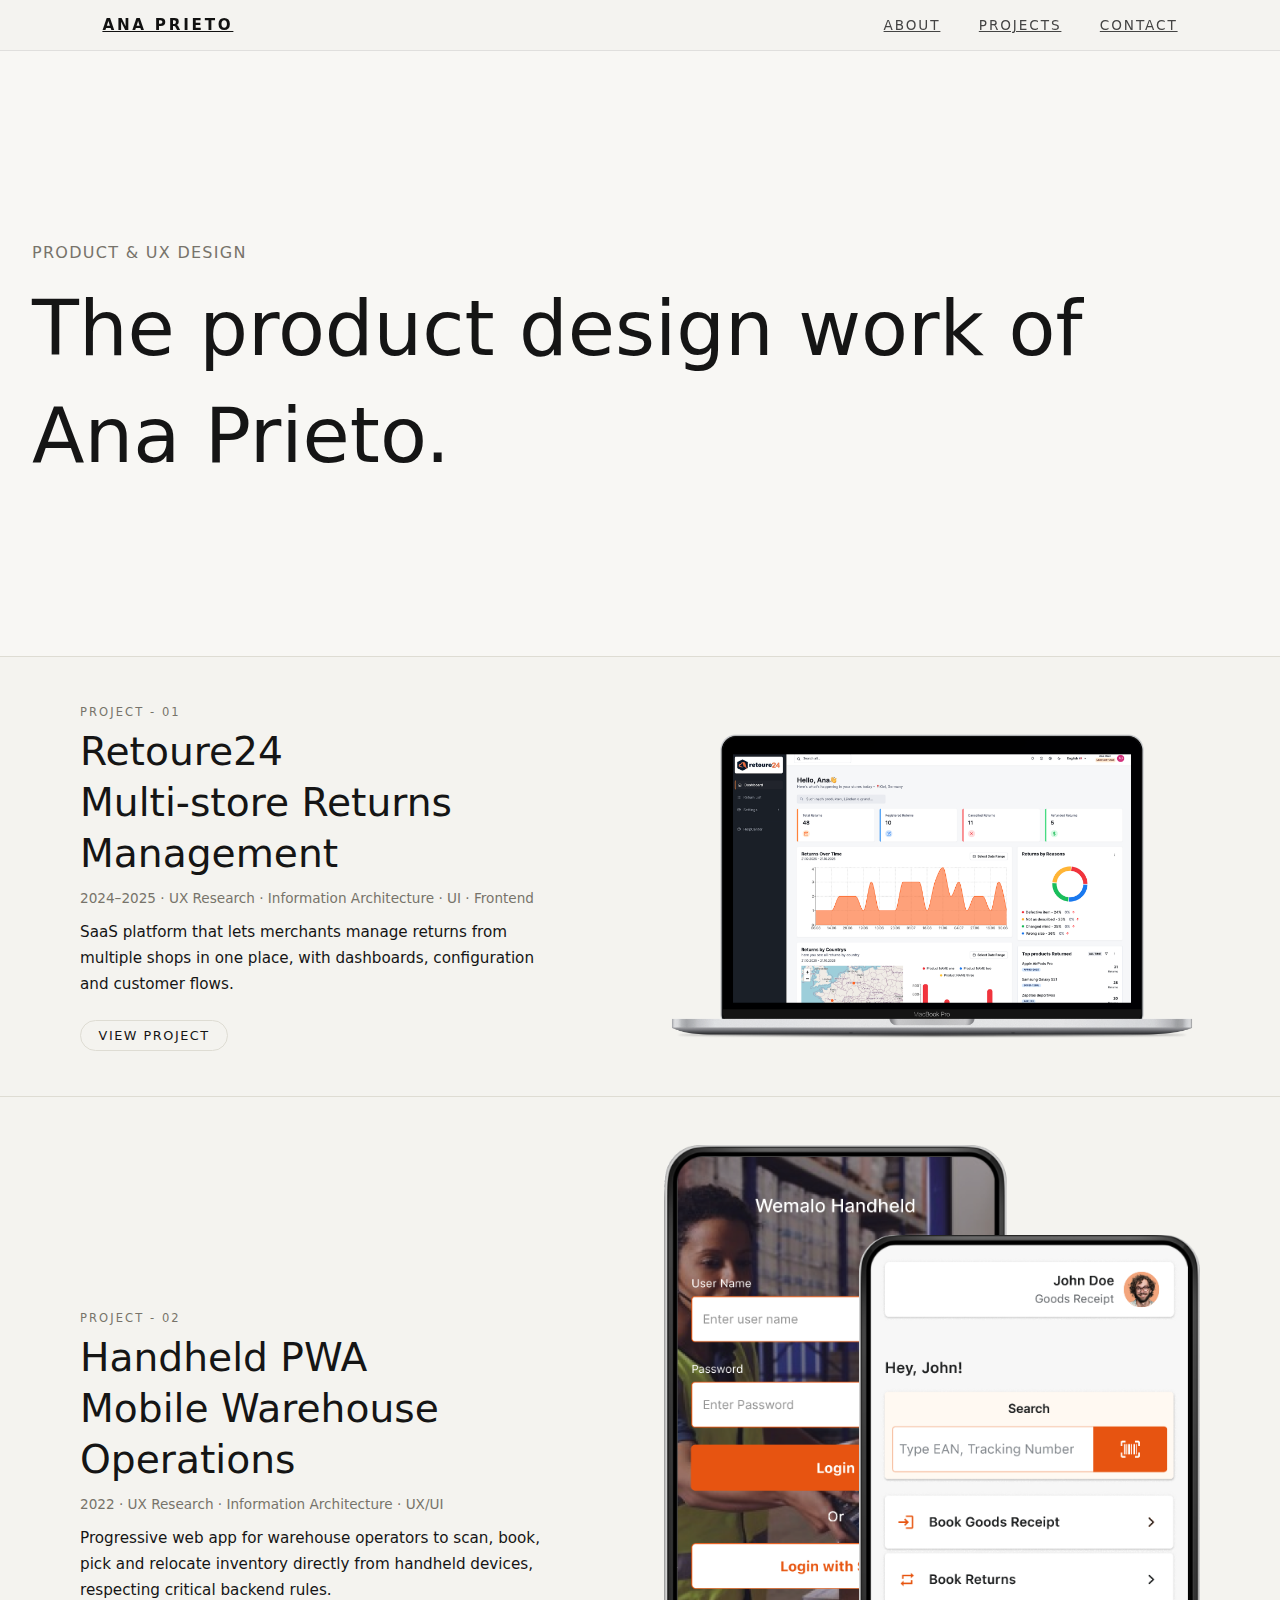
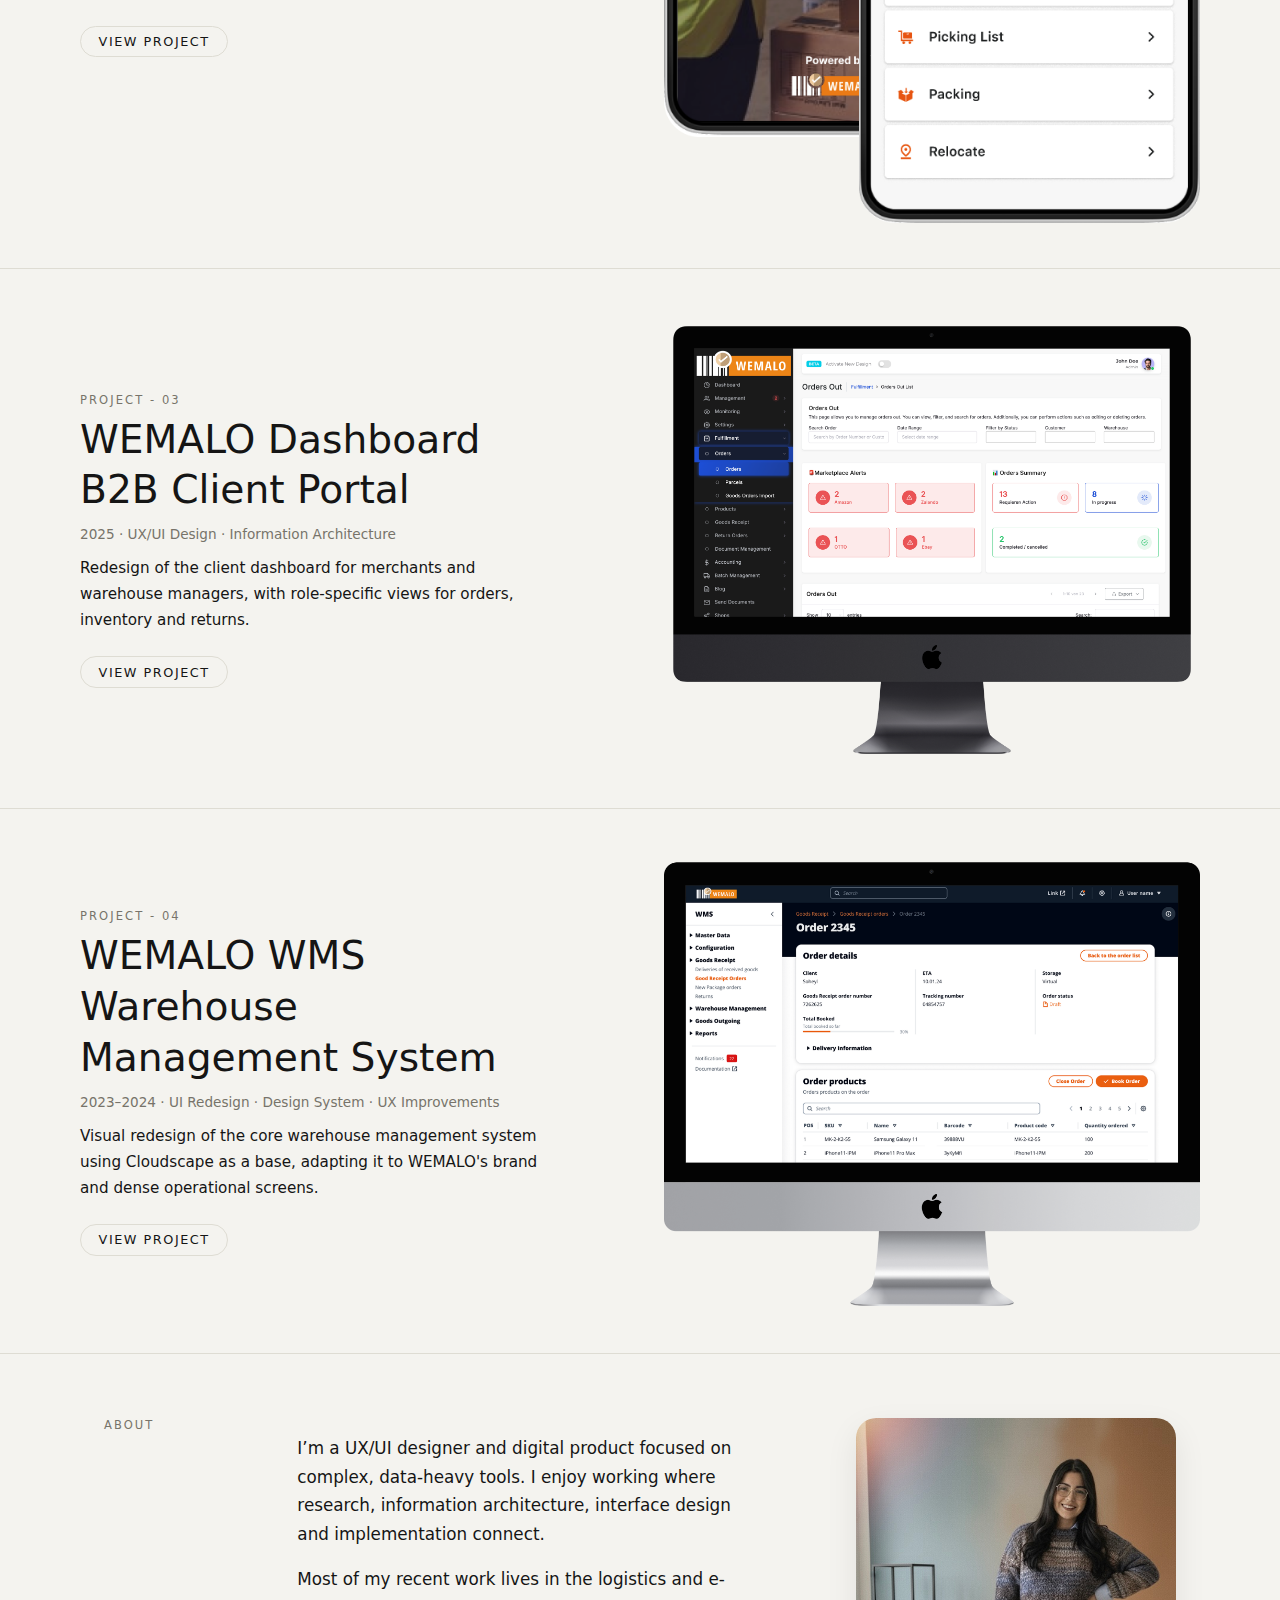
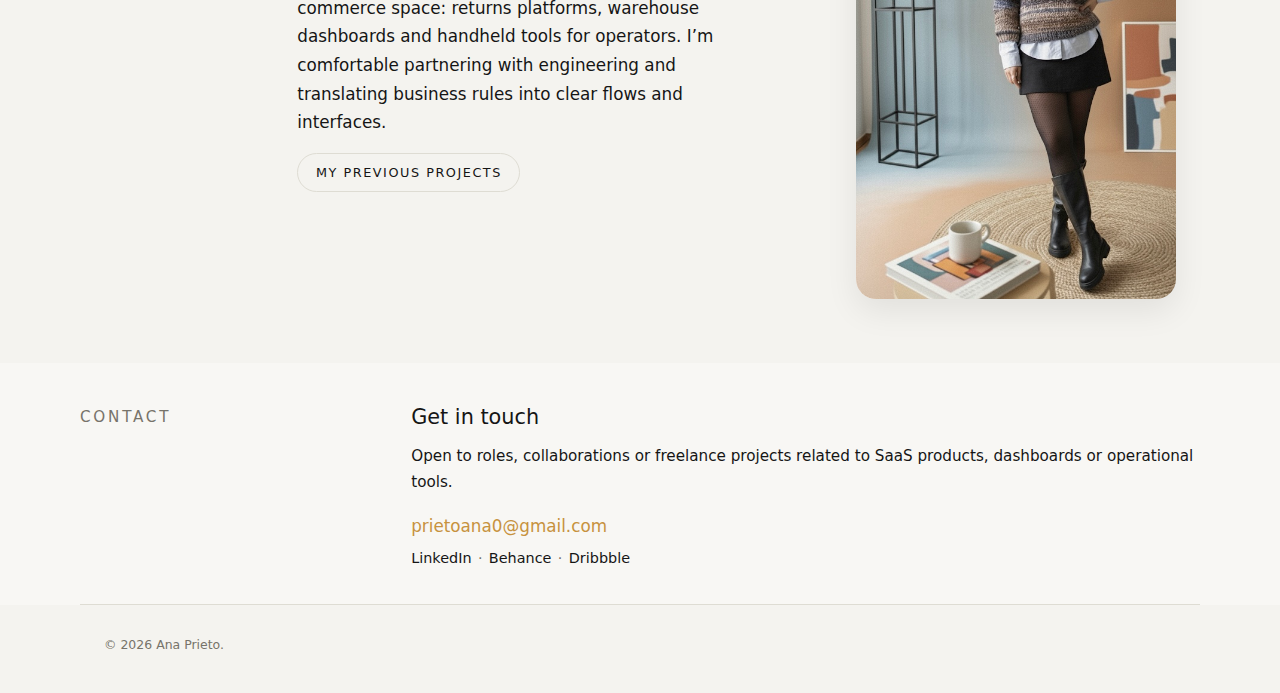
<file: index.html>
<!DOCTYPE html>
<html lang="en">
<head>
  <meta charset="UTF-8" />
  <title>Ana Prieto – Product & UX Design</title>
  <meta name="viewport" content="width=device-width, initial-scale=1" />
  <meta
    name="description"
    content="The product design work of Ana Prieto – UX/UI Designer & frontend–minded product builder focused on SaaS, dashboards and operational tools."
  />
  <link rel="stylesheet" href="css/style-1.css" />
</head>
<body>
  <div class="page">

    <!-- HEADER MINIMAL -->
<header class="glass-nav">
  <div class="nav-container">
    <a href="index.html#top" class="brand">ANA PRIETO</a>
    <nav class="nav">
      <a href="#about">About</a>
      <a href="#case-studies">Projects</a>
      <a href="#contact">Contact</a>
    </nav>
  </div>
</header>

    <main>

      <!-- HERO EDITORIAL -->
      <section class="hero-editorial" aria-labelledby="hero-title">
        <div class="container hero-inner">
          <p class="eyebrow">Product & UX Design</p>
          <h1 id="hero-title">
            The product design work
            of <br /> Ana Prieto.
          </h1>
        </div>
      </section>

      <!-- CASE STUDIES -->
      <section id="case-studies" class="case-list" aria-label="Case studies">

        <!-- CASE 01 -->
        <article class="case-row">
          <div class="container case-layout">
            <div class="case-text">
              <p class="case-eyebrow">Project - 01</p>
              <h2 class="case-title">
                Retoure24 <br /> Multi-store Returns Management
              </h2>
              <p class="case-meta">
                2024–2025 · UX Research · Information Architecture · UI · Frontend
              </p>
              <p class="case-description">
                SaaS platform that lets merchants manage returns from multiple
                shops in one place, with dashboards, configuration and customer
                flows.
              </p>
              <a href="retoure24.html" class="btn-ghost">View Project</a>
            </div>

            <figure class="case-media">
              <img src="assets/retoure24/retoure24.png" alt="Retoure24 dashboard preview" />
            </figure>
          </div>
        </article>

        <!-- CASE 02 -->
        <article class="case-row">
          <div class="container case-layout">
            <div class="case-text">
              <p class="case-eyebrow">Project - 02</p>
              <h2 class="case-title">
                Handheld PWA <br />  Mobile Warehouse Operations
              </h2>
              <p class="case-meta">
                2022 · UX Research · Information Architecture · UX/UI
              </p>
              <p class="case-description">
                Progressive web app for warehouse operators to scan, book,
                pick and relocate inventory directly from handheld devices,
                respecting critical backend rules.
              </p>
              <a href="handheld.html" class="btn-ghost">View Project</a>
            </div>

            <figure class="case-media">
              <img src="assets/handheld/hero-mockup.png" alt="Handheld PWA screens" />
            </figure>
          </div>
        </article>

        <!-- CASE 03 -->
        <article class="case-row">
          <div class="container case-layout">
            <div class="case-text">
              <p class="case-eyebrow">Project - 03</p>
              <h2 class="case-title">
                WEMALO Dashboard  <br /> B2B Client Portal
              </h2>
              <p class="case-meta">
                2025 · UX/UI Design · Information Architecture
              </p>
              <p class="case-description">
                Redesign of the client dashboard for merchants and warehouse
                managers, with role-specific views for orders, inventory and
                returns.
              </p>
              <a href="wemalo-dashboard.html" class="btn-ghost">View Project</a>
            </div>

            <figure class="case-media">
              <img src="assets/wemalo-d/dashboard-.png" alt="WEMALO Dashboard overview" />
            </figure>
          </div>
        </article>

        <!-- CASE 04 -->
        <article class="case-row">
          <div class="container case-layout">
            <div class="case-text">
              <p class="case-eyebrow">Project - 04</p>
              <h2 class="case-title">
                WEMALO WMS  <br />  Warehouse Management System
              </h2>
              <p class="case-meta">
                2023–2024 · UI Redesign · Design System · UX Improvements
              </p>
              <p class="case-description">
                Visual redesign of the core warehouse management system using
                Cloudscape as a base, adapting it to WEMALO's brand and dense
                operational screens.
              </p>
              <a href="wemalo-wms.html" class="btn-ghost">View Project</a>
            </div>

            <figure class="case-media">
              <img src="assets/wemalo-wms/wemalo-wms.png" alt="WEMALO WMS interface preview" />
            </figure>
          </div>
        </article>

      </section>

      <!-- ABOUT -->
<section id="about" class="about-row">
  <div class="container about-layout-3">
    <!-- Columna 1: label -->
    <div class="about-col about-col-label">
      <p class="section-label">About</p>
    </div>

    <!-- Columna 2: texto -->
    <div class="about-col about-col-text">
      <p>
        I’m a UX/UI designer and digital product focused on complex,
        data-heavy tools. I enjoy working where research, information architecture,
        interface design and implementation connect.
      </p>
      <p>
        Most of my recent work lives in the logistics and e-commerce space:
        returns platforms, warehouse dashboards and handheld tools for operators.
        I’m comfortable partnering with engineering and translating business
        rules into clear flows and interfaces.
      </p>
      <a href="https://www.behance.net/anaprieto-" target="_blank" rel="noopener noreferrer" class="btn-ghost">My previous projects </a>
    </div>

    <!-- Columna 3: imagen -->
    <figure class="about-col about-photo">
      <img src="assets/profile.jpg" alt="Ana Prieto portrait" />
    </figure>
  </div>
</section>


      <!-- CONTACT -->
      <section id="contact" class="contact-row">
        <div class="container two-col">
          <div class="contact-label">
            <p class="section-label">Contact</p>
          </div>
          <div class="contact-content">
            <h2 class="contact-title">Get in touch</h2>
            <p>
              Open to roles, collaborations or freelance projects related to
              SaaS products, dashboards or operational tools.
            </p>
            <p class="contact-email">
              <a href="mailto:prietoana0@gmail.com">prietoana0@gmail.com</a>
            </p>
            <div class="contact-links">
              <a href="https://www.linkedin.com/in/ana-prieto-b45990212/" target="_blank" rel="noreferrer">LinkedIn</a>
              <span>·</span>
              <a href="https://www.behance.net/anaprieto-" target="_blank" rel="noreferrer">Behance</a>
              <span>·</span>
              <a href="https://dribbble.com/anaprieto" target="_blank" rel="noreferrer">Dribbble</a>
            </div>
          </div>
        </div>
      </section>

    </main>

    <footer class="site-footer-minimal">
      <div class="container">
        <p>© <span id="year"></span> Ana Prieto.</p>
      </div>
    </footer>
  </div>

  <script>
    // simple year
    document.getElementById('year').textContent = new Date().getFullYear();
  </script>
  <script>
  const header = document.querySelector(".glass-nav");
  window.addEventListener("scroll", () => {
    if (window.scrollY > 10) header.classList.add("scrolled");
    else header.classList.remove("scrolled");
  });
</script>


<button class="back-to-top" aria-label="Back to top">
  ↑
</button>

<script>
  const backToTop = document.querySelector(".back-to-top");

  window.addEventListener("scroll", () => {
    if (window.scrollY > 400) {
      backToTop.classList.add("visible");
    } else {
      backToTop.classList.remove("visible");
    }
  });

  backToTop.addEventListener("click", () => {
    window.scrollTo({ top: 0, behavior: "smooth" });
  });
</script>

</body>
</html>
</file>
<file: css/style-1.css>
:root {
  --page-bg: #f4f3ef;
  --page-bg-alt: #f8f7f4;
  --border-soft: #dedcd3;
  --text-main: #151515;
  --text-subtle: #77736a;
  --accent: #c7923e;
  --max-width: 1040px;
  --font-sans: system-ui, -apple-system, BlinkMacSystemFont, "SF Pro Text",
    "Segoe UI", sans-serif;
  overflow-x: hidden; /* evita scroll horizontal indeseado */
}

/* RESET SUAVE */

*,
*::before,
*::after {
  box-sizing: border-box;
}

html,
body {
  margin: 0;
  padding: 0;
}

body {
  font-family: var(--font-sans);
  background: var(--page-bg);
  color: var(--text-main);
  -webkit-font-smoothing: antialiased;
}

img {
  max-width: 100%;
  display: block;
}

/* LAYOUT BASE */

.page {
  min-height: 100vh;
}

.container {
  max-width: var(--max-width);
  margin: 0 auto;
  padding: 0 1.5rem;
}

/* HEADER MINIMAL */

.site-header-minimal {
  position: sticky;
  top: 0;
  z-index: 20;
  backdrop-filter: blur(10px);
  background: rgba(244, 243, 239, 0.94);
  border-bottom: 1px solid var(--border-soft);
}

.header-bar {
  display: flex;
  align-items: center;
  justify-content: space-between;
  padding: 0.9rem 1.5rem;
  margin: 0 -1.5rem;
  gap: 0.75rem;
}

.brand {
  font-size: 0.9rem;
  letter-spacing: 0.16em;
  text-transform: uppercase;

}

.top-nav { 
  display: flex;
  flex-wrap: wrap;
  gap: 1.2rem;
  font-size: 0.8rem;
  text-decoration: none;
}

.top-nav a {
  text-decoration: none;
  color: var(--text-subtle);
  letter-spacing: 0.08em;
  text-transform: uppercase;
}

.top-nav a:hover {
  color: var(--text-main);
  text-decoration: none ;
}

/* HERO EDITORIAL */

.hero-editorial {
  border-bottom: 1px solid var(--border-soft);
  background: var(--page-bg-alt);
  padding-block: 8rem 6rem;
}

.hero-inner {
   max-width: 76rem; /* Más ancho */
  padding-inline: 2rem;
}

.eyebrow {
  font-size: 1rem;
  letter-spacing: 0.08em;
  margin-bottom: 1.5rem;
  text-transform: uppercase;
  color: var(--text-subtle);
  margin: 0 0 0.8rem;
}

.hero-editorial h1 {
  font-size: clamp(4.8rem, 4.8rem, 6.5rem); 
  line-height: 1.4;
  letter-spacing: 0em;
  margin: 0 0 1.2rem;
  font-weight: 400;
}

.hero-lede {
  max-width: 36rem;
  font-size: 0.98rem;
  line-height: 1.7;
  color: var(--text-subtle);
}

/* CASE LIST */

.case-list {
  background: var(--page-bg);
}

.case-row {
  border-bottom: 1px solid var(--border-soft);
}

.case-layout {
  display: grid;
  grid-template-columns: minmax(0, 1.1fr) minmax(0, 1.1fr);
  gap: 3rem;
  padding: 2.8rem 0 2.6rem;
  align-items: center;
}

.case-text {
  max-width: 30rem;
}

.case-eyebrow {
  font-size: 0.72rem;
  letter-spacing: 0.18em;
  text-transform: uppercase;
  color: var(--text-subtle);
  margin: 0 0 0.5rem;
}

.case-title {
  margin: 0 0 0.6rem;
  font-size: 2.45rem;
  line-height: 1.3;
  font-weight: 400;
}

.case-meta {
  margin: 0 0 0.9rem;
  font-size: 0.85rem;
  color: var(--text-subtle);
}

.case-description {
  margin: 0 0 1.4rem;
  font-size: 0.95rem;
  line-height: 1.7;
  color: var(--text-main);
}

/* botón fantasma tipo cápsula */

.btn-ghost {
  display: inline-flex;
  align-items: center;
  justify-content: center;
  padding: 0.45rem 1.1rem;
  border-radius: 999px;
  border: 1px solid var(--border-soft);
  font-size: 0.8rem;
  letter-spacing: 0.12em;
  text-transform: uppercase;
  text-decoration: none;
  color: var(--text-main);
  background: transparent;
}

.btn-ghost:hover {
  border-color: var(--accent);
  color: var(--accent);
}

.case-media {
  margin: 0;
}

.case-media img {
  width: 100%;
  border-radius: 12px;
  display: block;
}

/* ABOUT / CLIENTS / CONTACT */

.two-col {
  display: grid;
  grid-template-columns: minmax(0, 0.55fr) minmax(0, 1.45fr);
  gap: 2rem;
  padding: 2.6rem 0 2.4rem;
  border-bottom: 1px solid var(--border-soft);
}

.section-label {
  font-size: 0.72rem;
  letter-spacing: 0.18em;
  text-transform: uppercase;
  color: var(--text-subtle);
  margin: 0;
}

.about-text p,
.clients-list p {
  margin: 0 0 1rem;
  font-size: 0.95rem;
  line-height: 1.8;
  color: var(--text-main);
}

/* CONTACT */

.contact-row {
  background: var(--page-bg-alt);
}

.contact-title {
  margin: 0 0 0.8rem;
  font-size: 1.3rem;
  font-weight: 500;
}

.contact-row p {
  font-size: 0.95rem;
  line-height: 1.7;
}

.contact-email {
  margin-top: 1rem;
  margin-bottom: 0.6rem;
}

.contact-email a {
  font-size: 1.05rem;
  text-decoration: none;
  color: var(--accent);
}

.contact-email a:hover {
  text-decoration: underline;
}

.contact-links {
  display: flex;
  flex-wrap: wrap;
  gap: 0.4rem;
  font-size: 0.9rem;
  color: var(--text-subtle);
}

.contact-links a {
  color: var(--text-main);
  text-decoration: none;
}

.contact-links a:hover {
  text-decoration: underline;
}

/* FOOTER */

.site-footer-minimal {
  padding: 1.2rem 0 1.8rem;
  font-size: 0.78rem;
  color: var(--text-subtle);
}

/* ========================= */
/*      RESPONSIVE           */
/* ========================= */

/* === AJUSTES MOBILE / SMALL VIEWPORTS === */

/* header más compacto y menú que no se corte */
@media (max-width: 768px) {
  .header-bar {
    flex-direction: column;
    align-items: flex-start;
    padding: 0.7rem 1rem;
    gap: 0.35rem;
  }

  .brand {
    font-size: 0.85rem;
    letter-spacing: 0.14em;
  }

  .top-nav {
    gap: 0.8rem;
    font-size: 0.78rem;
    letter-spacing: 0.12em;
  }

  .top-nav a {
    white-space: nowrap; /* evita que se rompan las palabras "CASE STUDIES" */
  }

  /* hero más ligero en móvil */
  .hero-inner {
    padding: 1.8rem 0 1.5rem;
  }

  .hero-editorial h1 {
    font-size: clamp(1.7rem, 6vw, 2.05rem);
    line-height: 1.15;
    margin-bottom: 0.7rem;
  }

  .hero-lede {
    font-size: 0.9rem;
    line-height: 1.65;
  }

  /* cards de proyecto más compactas */
  .case-layout {
    grid-template-columns: 1fr;
    gap: 1.4rem;
    padding: 1.7rem 0 1.6rem;
  }

  .case-media {
    order: -1;
  }

  .case-title {
    font-size: 1.25rem;
    margin-bottom: 0.4rem;
  }

  .case-meta {
    font-size: 0.82rem;
    margin-bottom: 0.7rem;
  }

  .case-description {
    font-size: 0.9rem;
    line-height: 1.6;
    margin-bottom: 1.1rem;
  }

  .btn-ghost {
    font-size: 0.78rem;
    padding: 0.42rem 1.1rem;
  }
}

/* mobile muy pequeño (iPhone SE / similares) */
@media (max-width: 480px) {
  .container {
    padding-inline: 0.9rem;
  }

  .hero-editorial h1 {
    font-size: clamp(1.6rem, 7vw, 1.9rem);
  }

  .case-title {
    font-size: 1.18rem;
  }

  .case-description {
    font-size: 0.88rem;
  }
}


/* Desktop ancho (un poco más aire) */
@media (min-width: 1200px) {
  :root {
    --max-width: 1120px;
  }

  .hero-inner {
    padding: 4rem 0 3.2rem;
  }

  .case-layout {
    padding: 3rem 0 2.8rem;
  }
}


/* ===== NAV CLEAN EDITORIAL ===== */

.site-header {
  width: 100%;
  background: #f7f6f3;
  border-bottom: 1px solid rgba(0, 0, 0, 0.08);
}

.nav-container {
  max-width: 1200px;
  margin: 0 auto;
  padding: 1.2rem 1.3rem;
  display: flex;
  justify-content: space-between;
  align-items: center;
}

/* BRAND */
.brand {
  font-family: inherit;
  font-size: 0.95rem;
  font-weight: 600;
  letter-spacing: 0.18em;
  text-transform: uppercase;
  color: #111;
}

/* NAV LINKS */
.nav {
  display: flex;
  gap: 2.4rem;
}

.nav a {
  font-size: 0.85rem;
  letter-spacing: 0.14em;
  text-transform: uppercase;
  color: #555;
  transition: all 0.23s ease;
}

.nav a:hover {
  color: #111;
  letter-spacing: 0.2em;
  opacity: 0.8;
}

/* ===== RESPONSIVE NAV ===== */
@media (max-width: 768px) {
  .nav-container {
    flex-direction: column;
    align-items: flex-start;
    padding: 1rem 1.2rem 0.7rem;
    gap: 0.6rem;
  }

  .brand {
    font-size: 0.9rem;
    letter-spacing: 0.22em;
  }

  .nav {
    gap: 1.4rem;
  }

  .nav a {
    font-size: 0.78rem;
    letter-spacing: 0.16em;
  }
}




/* =========================
   GLASS NAV – CASE STUDIES
   ========================= */

.glass-nav {
  position: sticky;
  top: 0;
  z-index: 40;
  backdrop-filter: blur(16px);
  -webkit-backdrop-filter: blur(16px);
  background: rgba(244, 243, 239, 0.9);
  border-bottom: 1px solid rgba(0, 0, 0, 0.08);
  transition: background 0.25s ease, border-color 0.25s ease,
    backdrop-filter 0.25s ease;
  text-decoration: none;
}

.glass-nav.scrolled {
  background: rgba(244, 243, 239, 0.96);
  border-bottom-color: rgba(0, 0, 0, 0.14);
  backdrop-filter: blur(20px);
  -webkit-backdrop-filter: blur(20px);
}

.nav-container {
  max-width: 1120px;
  margin: 0 auto;
  padding: 1rem 1.4rem;
  display: flex;
  justify-content: space-between;
  align-items: center;
  gap: 1rem;
}

/* BRAND */
.brand {
  font-size: 0.95rem;
  font-weight: 600;
  letter-spacing: 0.18em;
  text-transform: uppercase;
  color: #111;
}

/* NAV LINKS */
.nav {
  display: flex;
  gap: 2.4rem;
  text-decoration: none;
  border-bottom: none;
}

.nav a {
  font-size: 0.85rem;
  letter-spacing: 0.14em;
  text-transform: uppercase;
  color: #444;
  transition: opacity 0.25s ease, letter-spacing 0.25s ease, color 0.25s ease;
  nav.nav a {
  text-decoration: none;
  border-bottom: none;
}
  
}

.nav a:hover {
  opacity: 0.8;
  letter-spacing: 0.2em;
  color: #111;
}

/* ============================= */
/*        RESPONSIVE NAV        */
/* ============================= */

@media (max-width: 768px) {
  .nav-container {
    flex-direction: column;
    align-items: flex-start;
    padding: 1rem 1.4rem;
    gap: 0.7rem;
  }

  .brand {
    font-size: 0.9rem;
    letter-spacing: 0.22em;
  }

  .nav {
    gap: 1.6rem;
  }

  .nav a {
    font-size: 0.78rem;
    letter-spacing: 0.16em;
  }
}

@media (max-width: 480px) {
  .nav-container {
    padding: 0.9rem 1rem;
  }

  .nav a {
    font-size: 0.75rem;
  }
}


/* ============================= */
/*       BACK TO TOP BUTTON      */
/* ============================= */

.back-to-top {
  position: fixed;
  bottom: 2rem;
  right: 2rem;

  width: 42px;
  height: 42px;
  border-radius: 999px;

  display: flex;
  align-items: center;
  justify-content: center;

  font-size: 1.2rem;
  line-height: 0;
  cursor: pointer;

  background: rgba(255, 255, 255, 0.45);
  border: 1px solid rgba(0, 0, 0, 0.12);
  backdrop-filter: blur(14px);
  -webkit-backdrop-filter: blur(14px);

  box-shadow: 0 8px 24px rgba(0, 0, 0, 0.12);

  opacity: 0;
  pointer-events: none;
  transform: translateY(12px);
  transition:
    opacity 0.3s ease,
    transform 0.3s ease,
    background 0.25s ease,
    border-color 0.25s ease;
}

.back-to-top:hover {
  background: rgba(255, 255, 255, 0.7);
  border-color: rgba(0, 0, 0, 0.22);
}

/* visible state */
.back-to-top.visible {
  opacity: 1;
  pointer-events: auto;
  transform: translateY(0);
}

/* mobile tuning */
@media (max-width: 480px) {
  .back-to-top {
    width: 38px;
    height: 38px;
    bottom: 1.4rem;
    right: 1.4rem;
    font-size: 1rem;
  }
}


/* === ABOUT: 3 COLUMN GRID === */

.about-layout-3 {
  display: grid;
  grid-template-columns: minmax(0, 0.35fr) minmax(0, 1.1fr) minmax(0, 0.9fr);
  column-gap: 3rem;
  row-gap: 2.5rem;
  align-items: start;
  padding-block: 4rem; /* similar al resto de sections */
}

.about-col-label {
  /* mantiene el look editorial del label */
  align-self: flex-start;
}

.about-col-text {
  font-size: 1.05rem;
  line-height: 1.7;
  max-width: 38rem;
}

.about-col-text p + p {
  margin-top: 1rem;
}

/* Foto */
.about-photo {
  margin: 0;
  max-width: 320px;
  justify-self: end;
}

.about-photo img {
  width: 100%;
  display: block;
  border-radius: 20px;
  object-fit: cover;
  box-shadow: 0 12px 32px rgba(0, 0, 0, 0.08);
  background: rgba(255, 255, 255, 0.7);
  backdrop-filter: blur(10px);
}

/* === Responsive === */
@media (max-width: 960px) {
  .about-layout-3 {
    grid-template-columns: minmax(0, 1fr);
  }

  .about-col-label {
    order: 1;
  }

  .about-col-text {
    order: 2;
  }

  .about-photo {
    order: 3;
    justify-self: flex-start;
    max-width: 280px;
  }
}

@media (max-width: 600px) {
  .about-layout-3 {
    padding-block: 3rem;
    row-gap: 1.8rem;
  }

  .about-col-text {
    font-size: 0.98rem;
  }

  .about-photo {
    max-width: 240px;
  }
}
</file>
